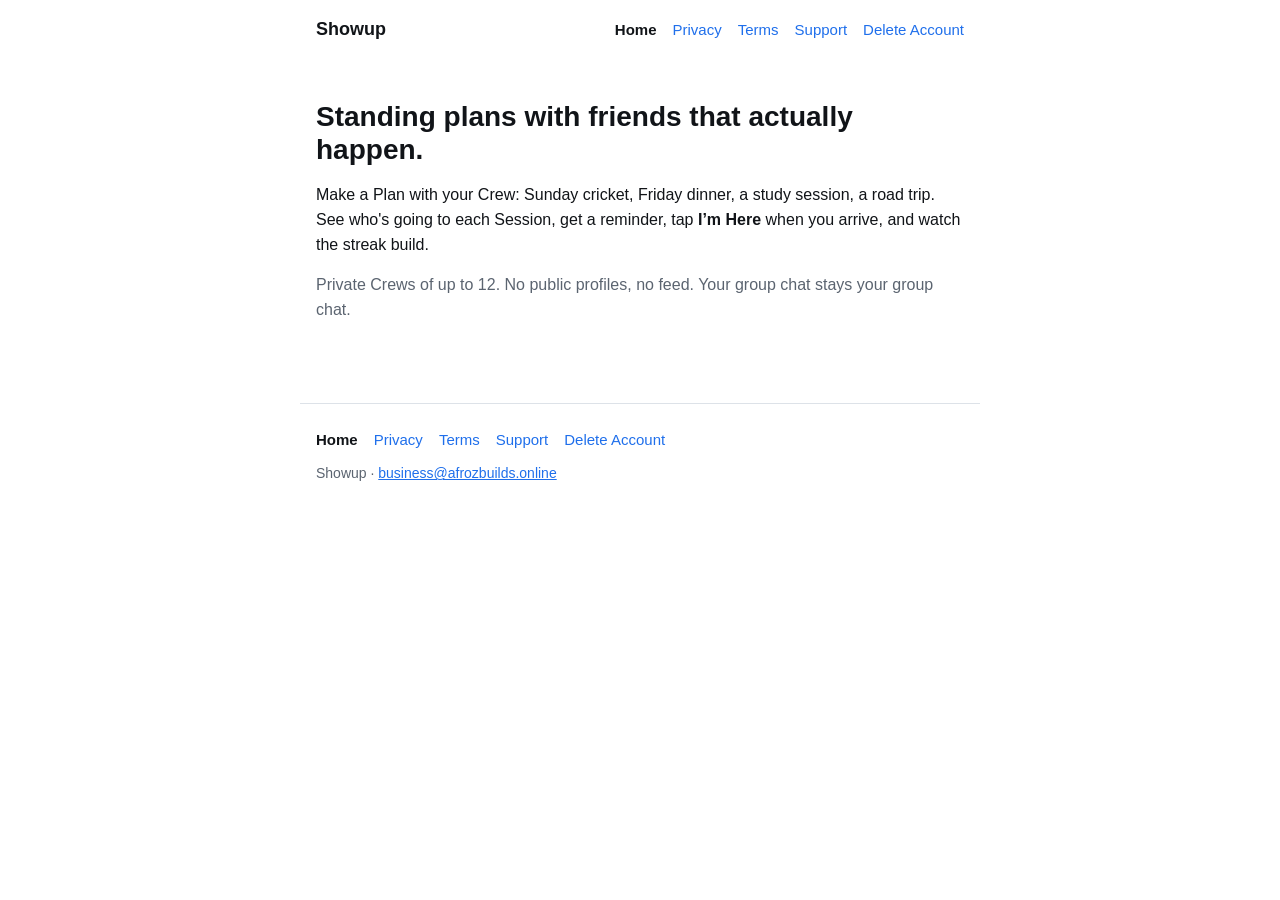
<file: index.html>
<!doctype html>
<html lang="en">
<head>
  <meta charset="utf-8">
  <meta name="viewport" content="width=device-width, initial-scale=1">
  <title>Showup · Standing plans with friends</title>
  <meta name="description" content="Standing plans with friends that actually happen.">
  <link rel="stylesheet" href="assets/site.css">
  <link rel="icon" href="assets/favicon.svg" type="image/svg+xml">
  <link rel="icon" href="assets/favicon.png" sizes="48x48">
</head>
<body>
  <header class="site">
    <a class="brand" href="./">Showup</a>
    <nav aria-label="Showup pages"><a href="./" aria-current="page">Home</a><a href="privacy/">Privacy</a><a href="terms/">Terms</a><a href="support/">Support</a><a href="delete-account/">Delete Account</a></nav>
  </header>
  <main>
    <h1>Standing plans with friends that actually happen.</h1>
    <p>Make a Plan with your Crew: Sunday cricket, Friday dinner, a study session, a road trip.
       See who's going to each Session, get a reminder, tap <strong>I’m Here</strong> when you arrive,
       and watch the streak build.</p>
    <p class="muted">Private Crews of up to 12. No public profiles, no feed. Your group chat stays your group chat.</p>
  </main>
  <footer>
    <nav aria-label="Showup pages"><a href="./" aria-current="page">Home</a><a href="privacy/">Privacy</a><a href="terms/">Terms</a><a href="support/">Support</a><a href="delete-account/">Delete Account</a></nav>
    <p class="muted">Showup · <a href="mailto:business@afrozbuilds.online">business@afrozbuilds.online</a></p>
  </footer>
</body>
</html>
</file>
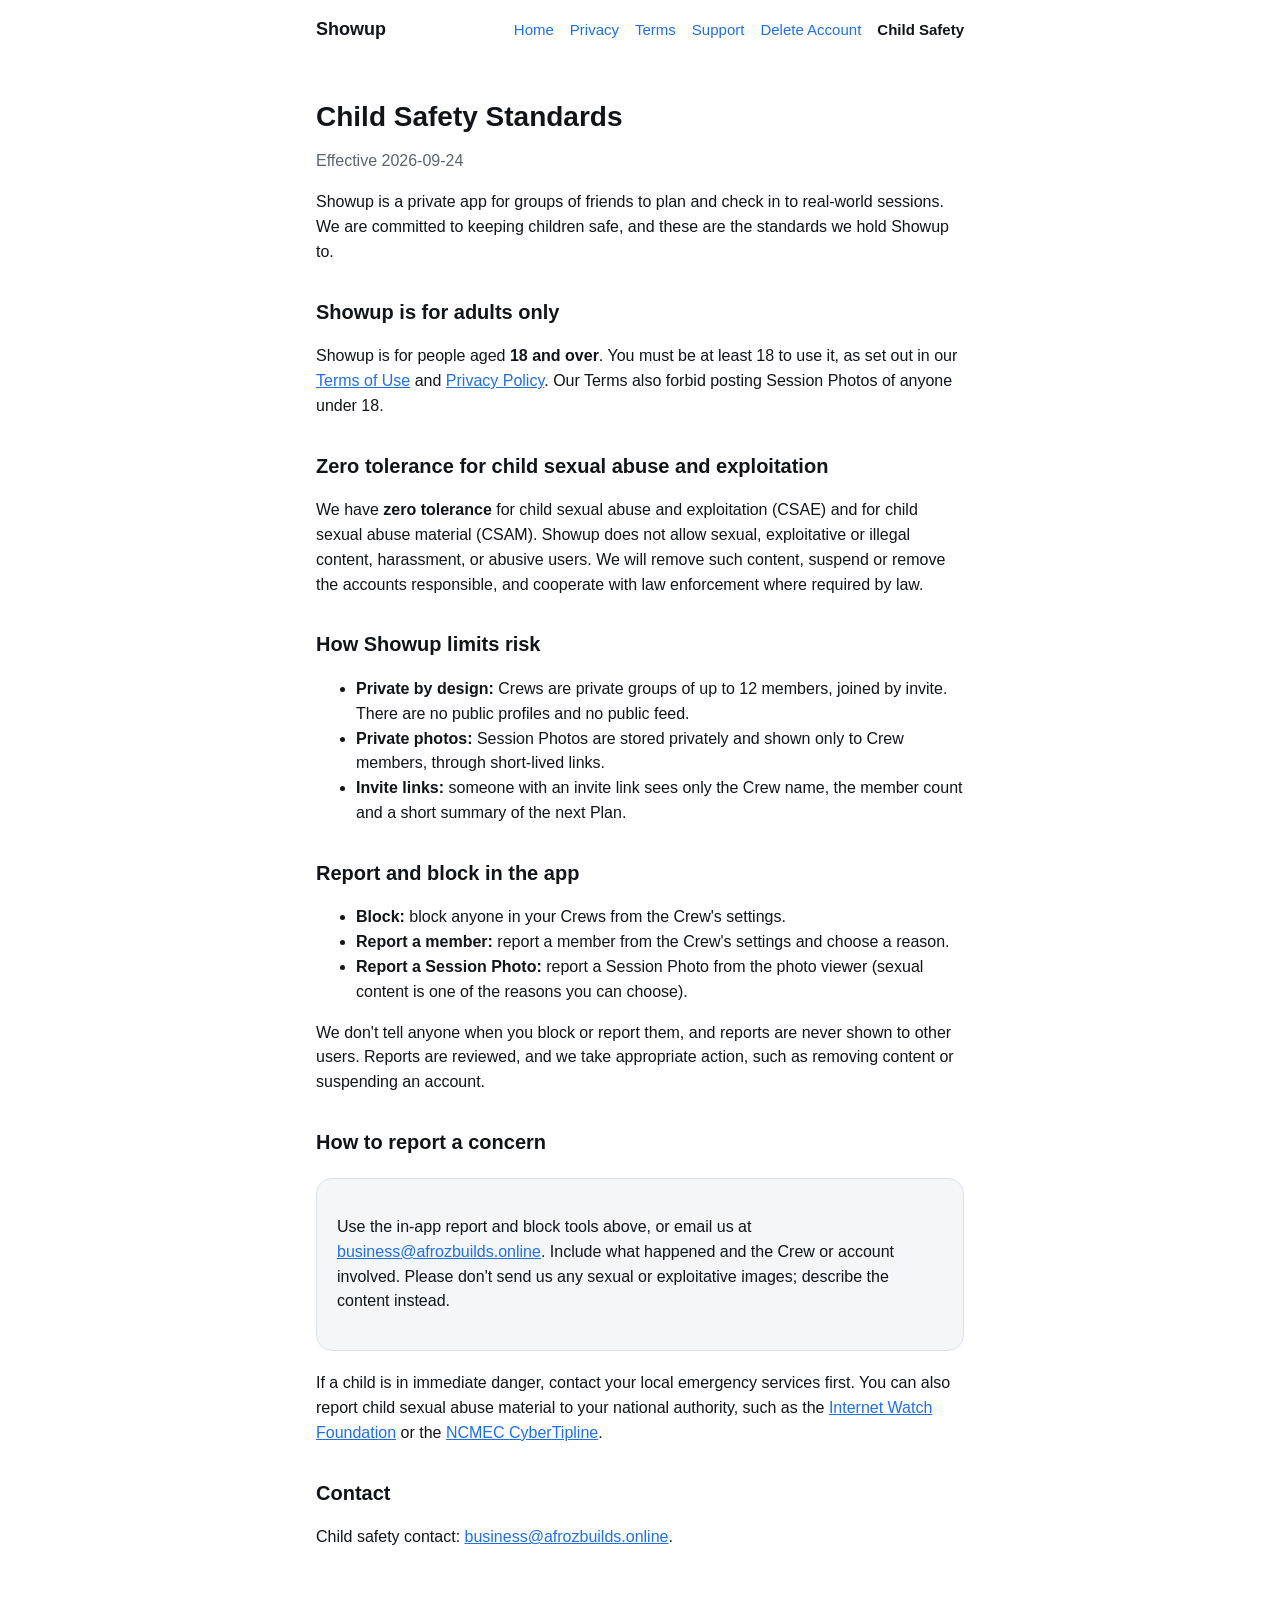
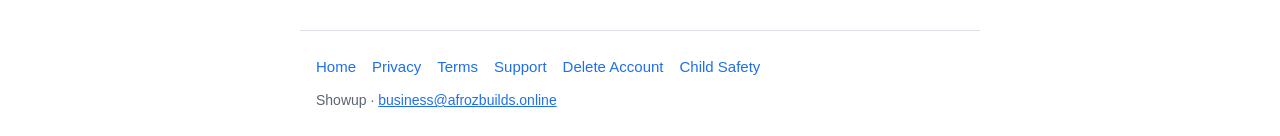
<file: child-safety/index.html>
<!doctype html>
<html lang="en">
<head>
  <meta charset="utf-8">
  <meta name="viewport" content="width=device-width, initial-scale=1">
  <title>Child Safety Standards · Showup</title>
  <meta name="description" content="Showup's child safety standards: 18+ only, zero tolerance for child sexual abuse and exploitation, and how to report.">
  <link rel="stylesheet" href="../assets/site.css">
  <link rel="icon" href="../assets/favicon.svg" type="image/svg+xml">
  <link rel="icon" href="../assets/favicon.png" sizes="48x48">
</head>
<body>
  <header class="site">
    <a class="brand" href="../">Showup</a>
    <nav aria-label="Showup pages"><a href="../">Home</a><a href="../privacy/">Privacy</a><a href="../terms/">Terms</a><a href="../support/">Support</a><a href="../delete-account/">Delete Account</a><a href="../child-safety/" aria-current="page">Child Safety</a></nav>
  </header>
  <main>
    <h1>Child Safety Standards</h1>
    <p class="muted">Effective 2026-09-24</p>

    <p>Showup is a private app for groups of friends to plan and check in to real-world sessions. We
       are committed to keeping children safe, and these are the standards we hold Showup to.</p>

    <h2>Showup is for adults only</h2>
    <p>Showup is for people aged <strong>18 and over</strong>. You must be at least 18 to use it, as
       set out in our <a href="../terms/">Terms of Use</a> and <a href="../privacy/">Privacy Policy</a>.
       Our Terms also forbid posting Session Photos of anyone under 18.</p>

    <h2>Zero tolerance for child sexual abuse and exploitation</h2>
    <p>We have <strong>zero tolerance</strong> for child sexual abuse and exploitation (CSAE) and for
       child sexual abuse material (CSAM). Showup does not allow sexual, exploitative or illegal content,
       harassment, or abusive users. We will remove such content, suspend or remove the accounts
       responsible, and cooperate with law enforcement where required by law.</p>

    <h2>How Showup limits risk</h2>
    <ul>
      <li><strong>Private by design:</strong> Crews are private groups of up to 12 members, joined by
          invite. There are no public profiles and no public feed.</li>
      <li><strong>Private photos:</strong> Session Photos are stored privately and shown only to Crew
          members, through short-lived links.</li>
      <li><strong>Invite links:</strong> someone with an invite link sees only the Crew name, the member
          count and a short summary of the next Plan.</li>
    </ul>

    <h2>Report and block in the app</h2>
    <ul>
      <li><strong>Block:</strong> block anyone in your Crews from the Crew's settings.</li>
      <li><strong>Report a member:</strong> report a member from the Crew's settings and choose a reason.</li>
      <li><strong>Report a Session Photo:</strong> report a Session Photo from the photo viewer (sexual content is one of the reasons you can choose).</li>
    </ul>
    <p>We don't tell anyone when you block or report them, and reports are never shown to other users.
       Reports are reviewed, and we take appropriate action, such as removing content or suspending an
       account.</p>

    <h2>How to report a concern</h2>
    <div class="card">
      <p>Use the in-app report and block tools above, or email us at
         <a href="mailto:business@afrozbuilds.online?subject=Showup%20child%20safety%20concern">business@afrozbuilds.online</a>.
         Include what happened and the Crew or account involved. Please don't send us any
         sexual or exploitative images; describe the content instead.</p>
    </div>
    <p>If a child is in immediate danger, contact your local emergency services first. You can also
       report child sexual abuse material to your national authority, such as the
       <a href="https://report.iwf.org.uk/">Internet Watch Foundation</a> or the
       <a href="https://report.cybertip.org/">NCMEC CyberTipline</a>.</p>

    <h2>Contact</h2>
    <p>Child safety contact: <a href="mailto:business@afrozbuilds.online">business@afrozbuilds.online</a>.</p>
  </main>
  <footer>
    <nav aria-label="Showup pages"><a href="../">Home</a><a href="../privacy/">Privacy</a><a href="../terms/">Terms</a><a href="../support/">Support</a><a href="../delete-account/">Delete Account</a><a href="../child-safety/">Child Safety</a></nav>
    <p class="muted">Showup · <a href="mailto:business@afrozbuilds.online">business@afrozbuilds.online</a></p>
  </footer>
</body>
</html>
</file>
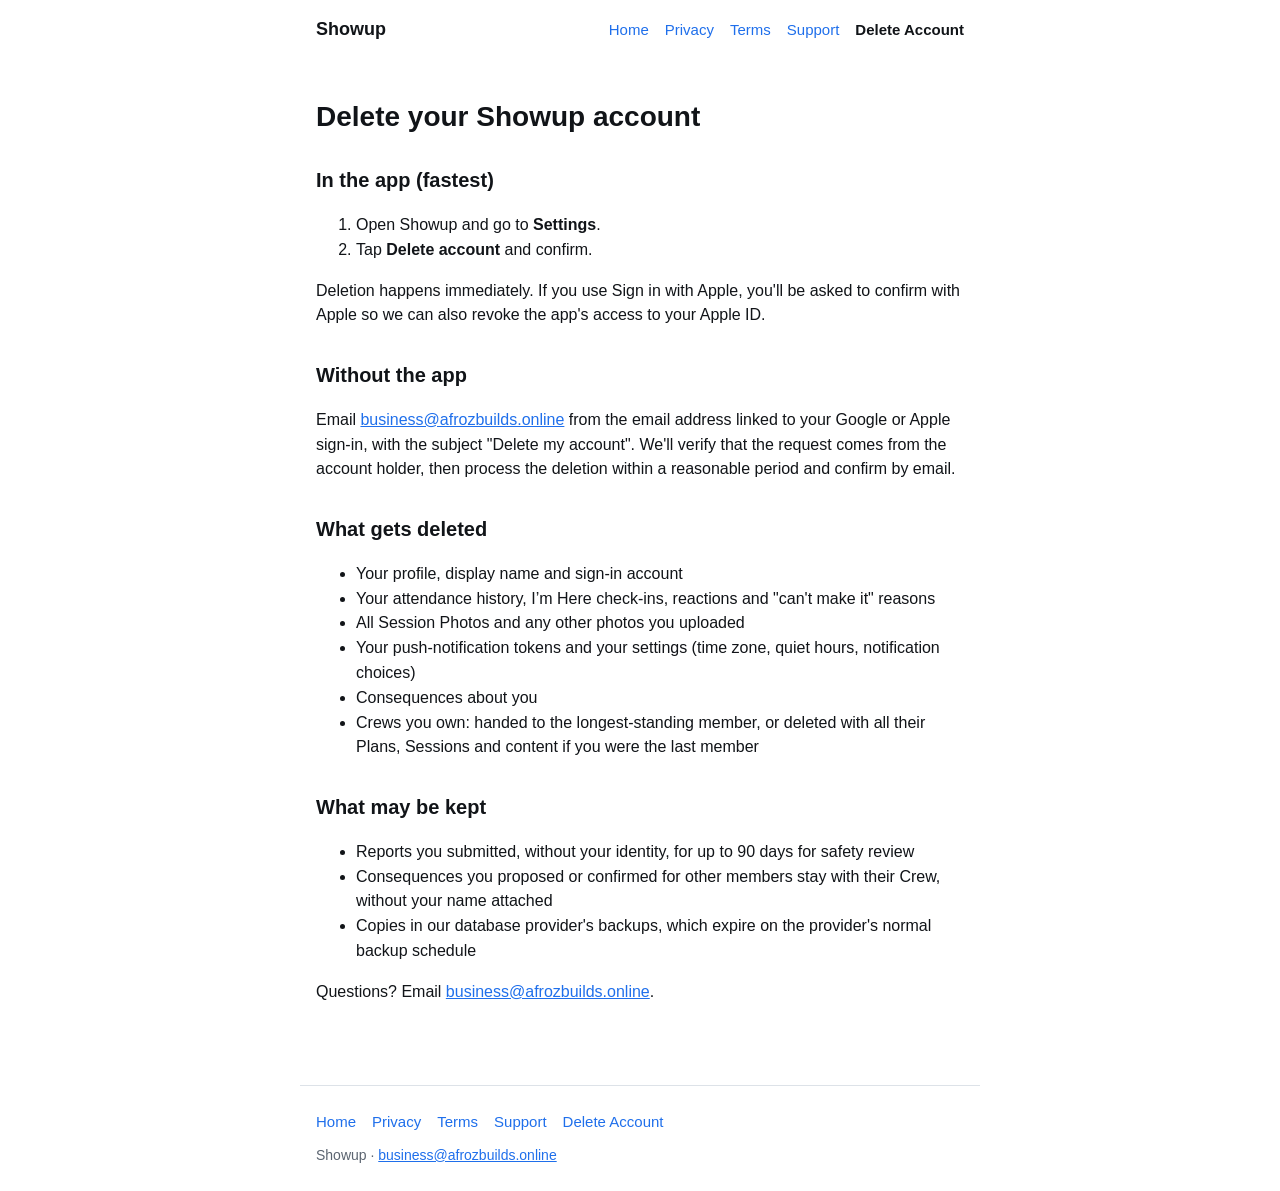
<file: delete-account/index.html>
<!doctype html>
<html lang="en">
<head>
  <meta charset="utf-8">
  <meta name="viewport" content="width=device-width, initial-scale=1">
  <title>Delete Your Account · Showup</title>
  <meta name="description" content="How to delete your Showup account and what happens to your data.">
  <link rel="stylesheet" href="../assets/site.css">
  <link rel="icon" href="../assets/favicon.svg" type="image/svg+xml">
  <link rel="icon" href="../assets/favicon.png" sizes="48x48">
</head>
<body>
  <header class="site">
    <a class="brand" href="../">Showup</a>
    <nav aria-label="Showup pages"><a href="../">Home</a><a href="../privacy/">Privacy</a><a href="../terms/">Terms</a><a href="../support/">Support</a><a href="../delete-account/" aria-current="page">Delete Account</a></nav>
  </header>
  <main>
    <h1>Delete your Showup account</h1>

    <h2>In the app (fastest)</h2>
    <ol>
      <li>Open Showup and go to <strong>Settings</strong>.</li>
      <li>Tap <strong>Delete account</strong> and confirm.</li>
    </ol>
    <p>Deletion happens immediately. If you use Sign in with Apple, you'll be asked to confirm with Apple
       so we can also revoke the app's access to your Apple ID.</p>

    <h2>Without the app</h2>
    <p>Email <a href="mailto:business@afrozbuilds.online?subject=Delete%20my%20account">business@afrozbuilds.online</a>
       from the email address linked to your Google or Apple sign-in, with the subject
       "Delete my account". We'll verify that the request comes from the account holder, then process
       the deletion within a reasonable period and confirm by email.</p>

    <h2>What gets deleted</h2>
    <ul>
      <li>Your profile, display name and sign-in account</li>
      <li>Your attendance history, I’m Here check-ins, reactions and "can't make it" reasons</li>
      <li>All Session Photos and any other photos you uploaded</li>
      <li>Your push-notification tokens and your settings (time zone, quiet hours, notification choices)</li>
      <li>Consequences about you</li>
      <li>Crews you own: handed to the longest-standing member, or deleted with all their Plans, Sessions
          and content if you were the last member</li>
    </ul>

    <h2>What may be kept</h2>
    <ul>
      <li>Reports you submitted, without your identity, for up to 90 days for safety review</li>
      <li>Consequences you proposed or confirmed for other members stay with their Crew, without your
          name attached</li>
      <li>Copies in our database provider's backups, which expire on the provider's normal backup schedule</li>
    </ul>

    <p>Questions? Email <a href="mailto:business@afrozbuilds.online">business@afrozbuilds.online</a>.</p>
  </main>
  <footer>
    <nav aria-label="Showup pages"><a href="../">Home</a><a href="../privacy/">Privacy</a><a href="../terms/">Terms</a><a href="../support/">Support</a><a href="../delete-account/">Delete Account</a></nav>
    <p class="muted">Showup · <a href="mailto:business@afrozbuilds.online">business@afrozbuilds.online</a></p>
  </footer>
</body>
</html>
</file>
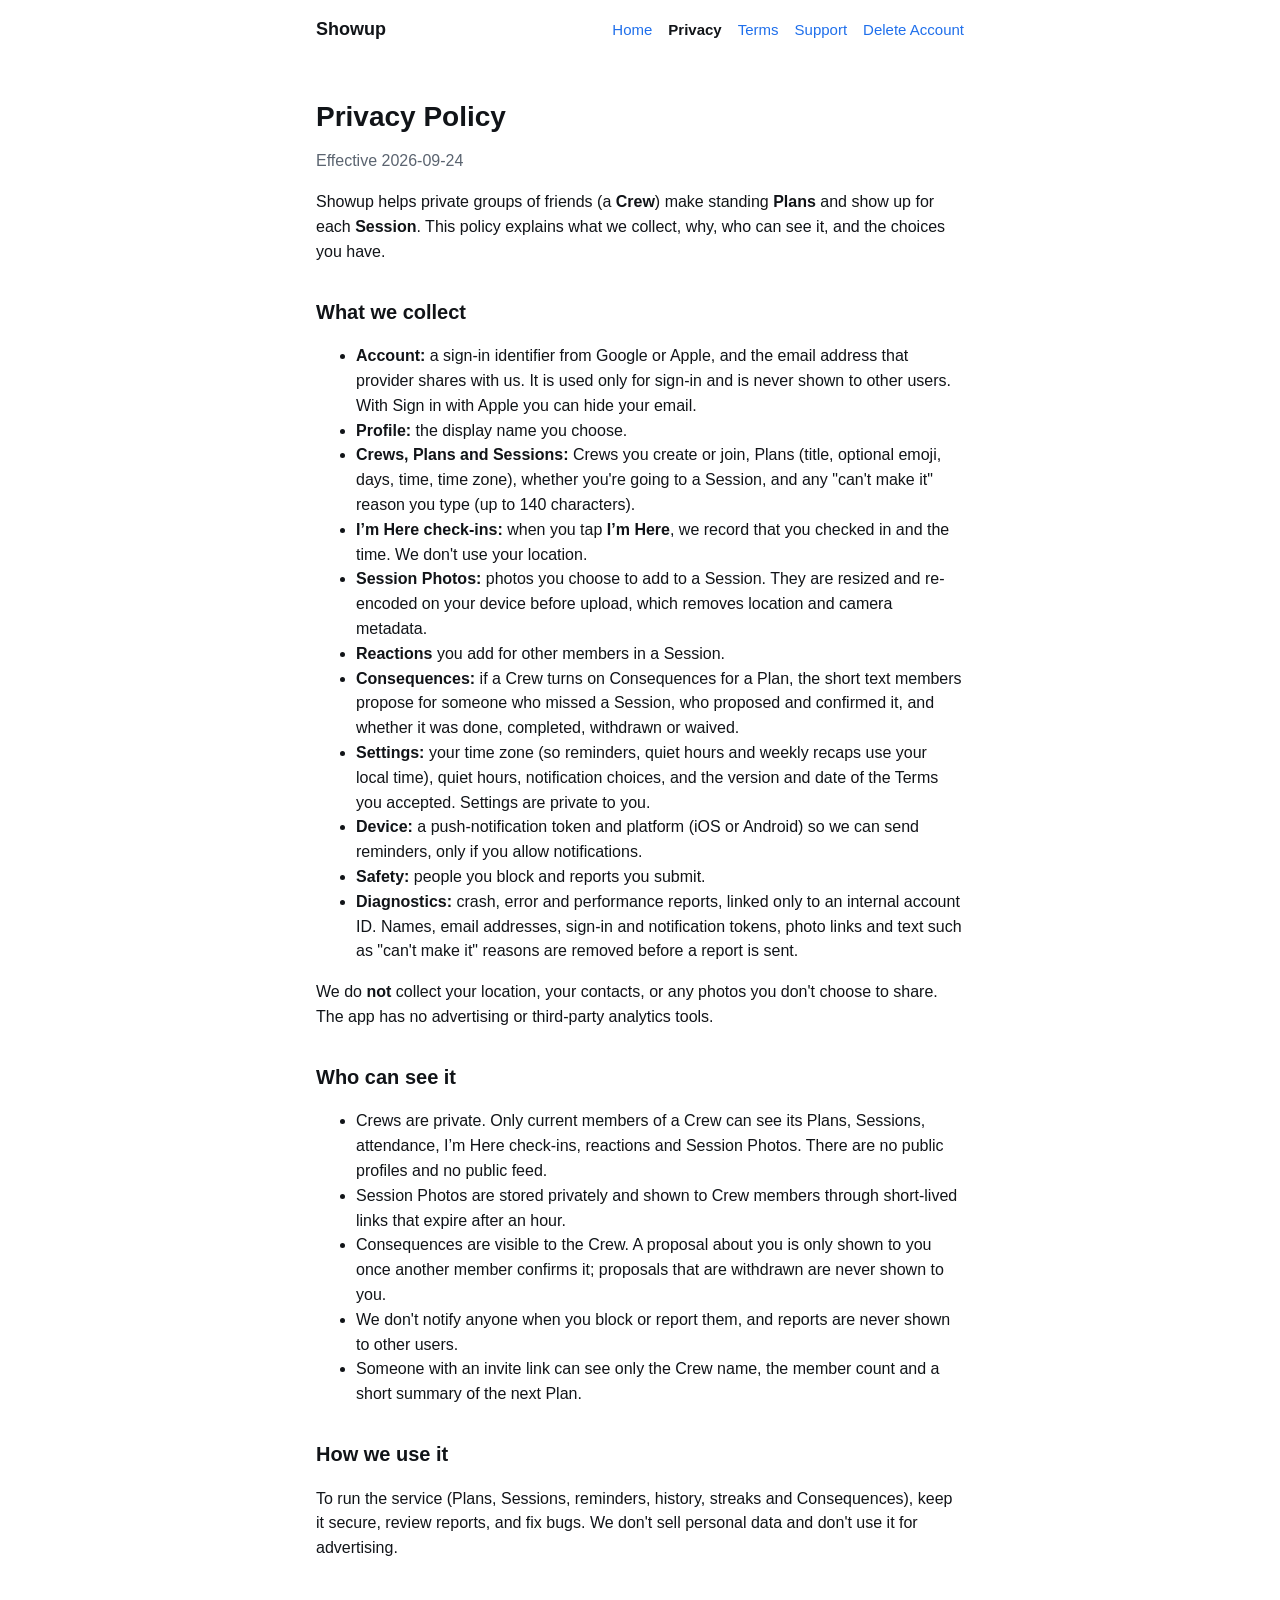
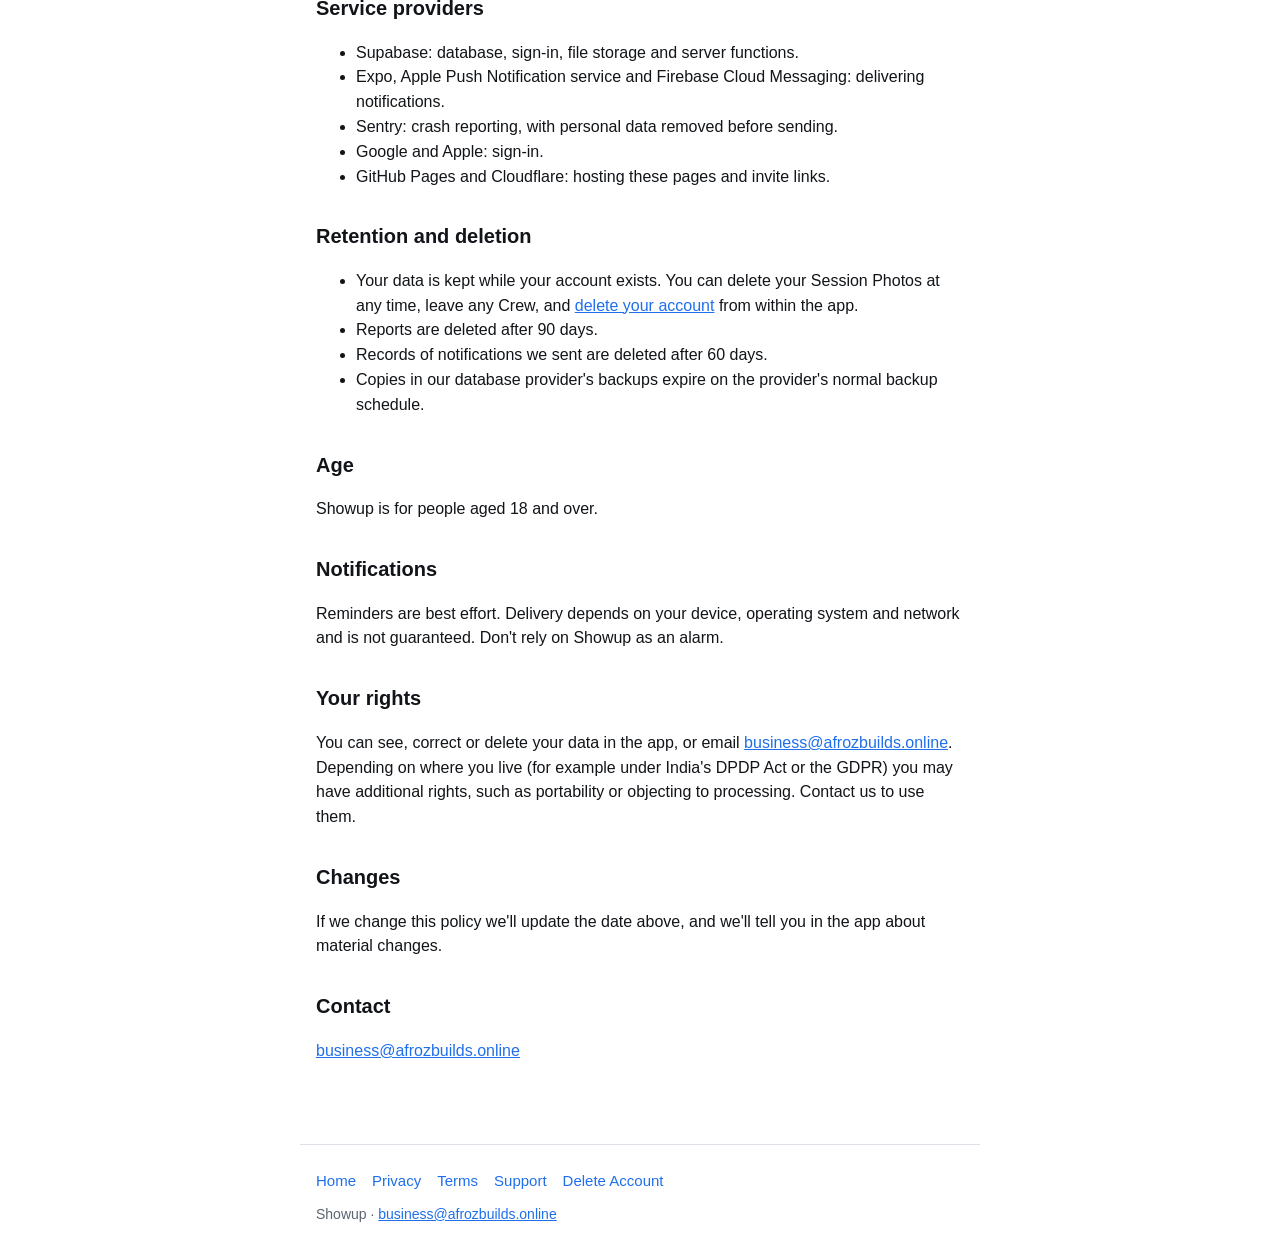
<file: privacy/index.html>
<!doctype html>
<html lang="en">
<head>
  <meta charset="utf-8">
  <meta name="viewport" content="width=device-width, initial-scale=1">
  <title>Privacy Policy · Showup</title>
  <meta name="description" content="How Showup collects, uses and protects your information.">
  <link rel="stylesheet" href="../assets/site.css">
  <link rel="icon" href="../assets/favicon.svg" type="image/svg+xml">
  <link rel="icon" href="../assets/favicon.png" sizes="48x48">
</head>
<body>
  <header class="site">
    <a class="brand" href="../">Showup</a>
    <nav aria-label="Showup pages"><a href="../">Home</a><a href="../privacy/" aria-current="page">Privacy</a><a href="../terms/">Terms</a><a href="../support/">Support</a><a href="../delete-account/">Delete Account</a></nav>
  </header>
  <main>
    <h1>Privacy Policy</h1>
    <p class="muted">Effective 2026-09-24</p>

    <p>Showup helps private groups of friends (a <strong>Crew</strong>) make standing
       <strong>Plans</strong> and show up for each <strong>Session</strong>. This policy explains what
       we collect, why, who can see it, and the choices you have.</p>

    <h2>What we collect</h2>
    <ul>
      <li><strong>Account:</strong> a sign-in identifier from Google or Apple, and the email address
          that provider shares with us. It is used only for sign-in and is never shown to other
          users. With Sign in with Apple you can hide your email.</li>
      <li><strong>Profile:</strong> the display name you choose.</li>
      <li><strong>Crews, Plans and Sessions:</strong> Crews you create or join, Plans (title,
          optional emoji, days, time, time zone), whether you're going to a Session, and any
          "can't make it" reason you type (up to 140 characters).</li>
      <li><strong>I’m Here check-ins:</strong> when you tap <strong>I’m Here</strong>, we record that you
          checked in and the time. We don't use your location.</li>
      <li><strong>Session Photos:</strong> photos you choose to add to a Session. They are resized and
          re-encoded on your device before upload, which removes location and camera metadata.</li>
      <li><strong>Reactions</strong> you add for other members in a Session.</li>
      <li><strong>Consequences:</strong> if a Crew turns on Consequences for a Plan, the short text
          members propose for someone who missed a Session, who proposed and confirmed it, and whether
          it was done, completed, withdrawn or waived.</li>
      <li><strong>Settings:</strong> your time zone (so reminders, quiet hours and weekly recaps use
          your local time), quiet hours, notification choices, and the version and date of the Terms
          you accepted. Settings are private to you.</li>
      <li><strong>Device:</strong> a push-notification token and platform (iOS or Android) so we can
          send reminders, only if you allow notifications.</li>
      <li><strong>Safety:</strong> people you block and reports you submit.</li>
      <li><strong>Diagnostics:</strong> crash, error and performance reports, linked only to an
          internal account ID. Names, email addresses, sign-in and notification tokens, photo links
          and text such as "can't make it" reasons are removed before a report is sent.</li>
    </ul>
    <p>We do <strong>not</strong> collect your location, your contacts, or any photos you don't choose
       to share. The app has no advertising or third-party analytics tools.</p>

    <h2>Who can see it</h2>
    <ul>
      <li>Crews are private. Only current members of a Crew can see its Plans, Sessions, attendance,
          I’m Here check-ins, reactions and Session Photos. There are no public profiles and no public
          feed.</li>
      <li>Session Photos are stored privately and shown to Crew members through short-lived links
          that expire after an hour.</li>
      <li>Consequences are visible to the Crew. A proposal about you is only shown to you once another
          member confirms it; proposals that are withdrawn are never shown to you.</li>
      <li>We don't notify anyone when you block or report them, and reports are never shown to
          other users.</li>
      <li>Someone with an invite link can see only the Crew name, the member count and a short summary
          of the next Plan.</li>
    </ul>

    <h2>How we use it</h2>
    <p>To run the service (Plans, Sessions, reminders, history, streaks and Consequences), keep it
       secure, review reports, and fix bugs. We don't sell personal data and don't use it for
       advertising.</p>

    <h2>Service providers</h2>
    <ul>
      <li>Supabase: database, sign-in, file storage and server functions.</li>
      <li>Expo, Apple Push Notification service and Firebase Cloud Messaging: delivering notifications.</li>
      <li>Sentry: crash reporting, with personal data removed before sending.</li>
      <li>Google and Apple: sign-in.</li>
      <li>GitHub Pages and Cloudflare: hosting these pages and invite links.</li>
    </ul>

    <h2>Retention and deletion</h2>
    <ul>
      <li>Your data is kept while your account exists. You can delete your Session Photos at any time,
          leave any Crew, and <a href="../delete-account/">delete your account</a> from within the app.</li>
      <li>Reports are deleted after 90 days.</li>
      <li>Records of notifications we sent are deleted after 60 days.</li>
      <li>Copies in our database provider's backups expire on the provider's normal backup schedule.</li>
    </ul>

    <h2>Age</h2>
    <p>Showup is for people aged 18 and over.</p>

    <h2>Notifications</h2>
    <p>Reminders are best effort. Delivery depends on your device, operating system and network and is
       not guaranteed. Don't rely on Showup as an alarm.</p>

    <h2>Your rights</h2>
    <p>You can see, correct or delete your data in the app, or email
       <a href="mailto:business@afrozbuilds.online">business@afrozbuilds.online</a>. Depending on where
       you live (for example under India's DPDP Act or the GDPR) you may have additional rights, such as
       portability or objecting to processing. Contact us to use them.</p>

    <h2>Changes</h2>
    <p>If we change this policy we'll update the date above, and we'll tell you in the app about
       material changes.</p>

    <h2>Contact</h2>
    <p><a href="mailto:business@afrozbuilds.online">business@afrozbuilds.online</a></p>
  </main>
  <footer>
    <nav aria-label="Showup pages"><a href="../">Home</a><a href="../privacy/">Privacy</a><a href="../terms/">Terms</a><a href="../support/">Support</a><a href="../delete-account/">Delete Account</a></nav>
    <p class="muted">Showup · <a href="mailto:business@afrozbuilds.online">business@afrozbuilds.online</a></p>
  </footer>
</body>
</html>
</file>
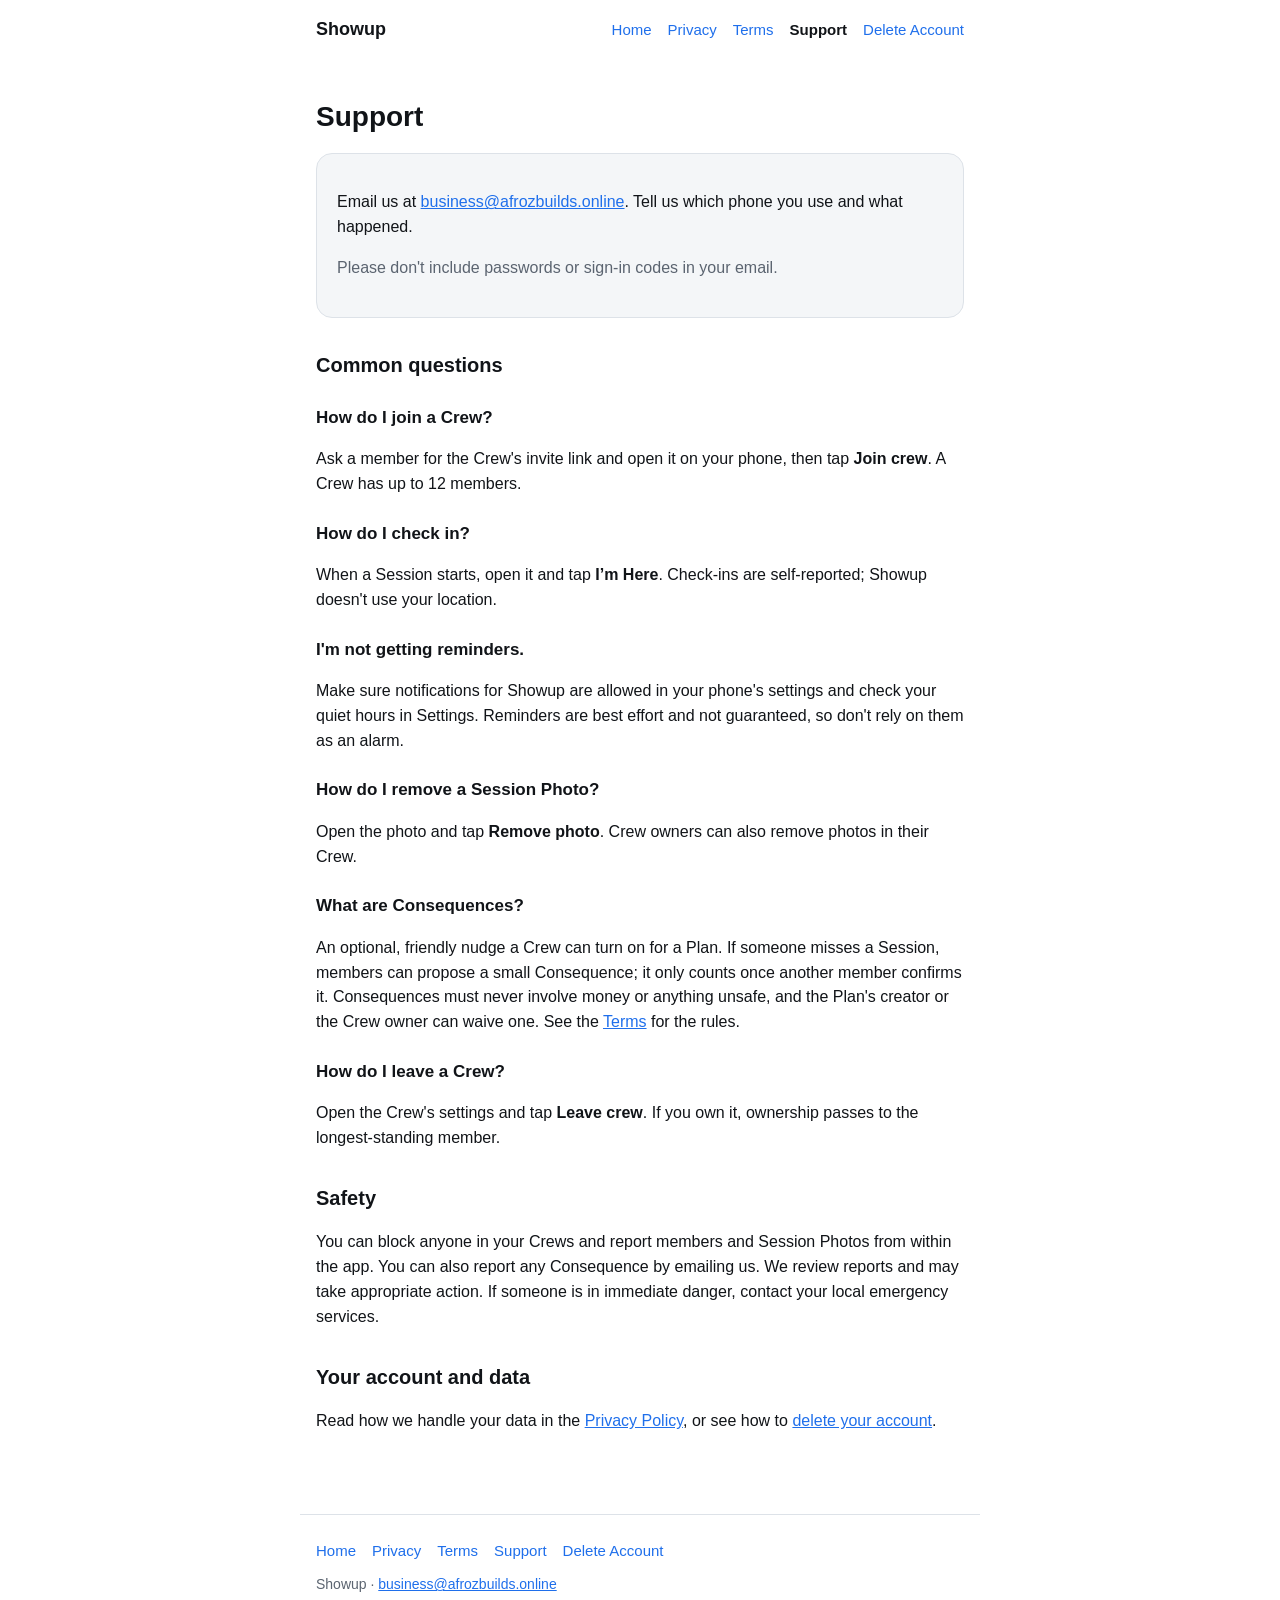
<file: support/index.html>
<!doctype html>
<html lang="en">
<head>
  <meta charset="utf-8">
  <meta name="viewport" content="width=device-width, initial-scale=1">
  <title>Support · Showup</title>
  <meta name="description" content="Get help with Showup.">
  <link rel="stylesheet" href="../assets/site.css">
  <link rel="icon" href="../assets/favicon.svg" type="image/svg+xml">
  <link rel="icon" href="../assets/favicon.png" sizes="48x48">
</head>
<body>
  <header class="site">
    <a class="brand" href="../">Showup</a>
    <nav aria-label="Showup pages"><a href="../">Home</a><a href="../privacy/">Privacy</a><a href="../terms/">Terms</a><a href="../support/" aria-current="page">Support</a><a href="../delete-account/">Delete Account</a></nav>
  </header>
  <main>
    <h1>Support</h1>
    <div class="card">
      <p>Email us at <a href="mailto:business@afrozbuilds.online?subject=Showup%20support">business@afrozbuilds.online</a>.
         Tell us which phone you use and what happened.</p>
      <p class="muted">Please don't include passwords or sign-in codes in your email.</p>
    </div>

    <h2>Common questions</h2>

    <h3>How do I join a Crew?</h3>
    <p>Ask a member for the Crew's invite link and open it on your phone, then tap <strong>Join crew</strong>. A Crew has up to 12 members.</p>

    <h3>How do I check in?</h3>
    <p>When a Session starts, open it and tap <strong>I’m Here</strong>. Check-ins are self-reported;
       Showup doesn't use your location.</p>

    <h3>I'm not getting reminders.</h3>
    <p>Make sure notifications for Showup are allowed in your phone's settings and check your quiet
       hours in Settings. Reminders are best effort and not guaranteed, so don't rely on them as an
       alarm.</p>

    <h3>How do I remove a Session Photo?</h3>
    <p>Open the photo and tap <strong>Remove photo</strong>. Crew owners can also remove photos in their Crew.</p>

    <h3>What are Consequences?</h3>
    <p>An optional, friendly nudge a Crew can turn on for a Plan. If someone misses a Session, members
       can propose a small Consequence; it only counts once another member confirms it. Consequences
       must never involve money or anything unsafe, and the Plan's creator or the Crew owner can waive
       one. See the <a href="../terms/">Terms</a> for the rules.</p>

    <h3>How do I leave a Crew?</h3>
    <p>Open the Crew's settings and tap <strong>Leave crew</strong>. If you own it, ownership passes to the
       longest-standing member.</p>

    <h2>Safety</h2>
    <p>You can block anyone in your Crews and report members and Session Photos from within the app. You
       can also report any Consequence by emailing us. We review reports and may take appropriate
       action. If someone is in immediate danger, contact your local emergency services.</p>

    <h2>Your account and data</h2>
    <p>Read how we handle your data in the <a href="../privacy/">Privacy Policy</a>, or see how to
       <a href="../delete-account/">delete your account</a>.</p>
  </main>
  <footer>
    <nav aria-label="Showup pages"><a href="../">Home</a><a href="../privacy/">Privacy</a><a href="../terms/">Terms</a><a href="../support/">Support</a><a href="../delete-account/">Delete Account</a></nav>
    <p class="muted">Showup · <a href="mailto:business@afrozbuilds.online">business@afrozbuilds.online</a></p>
  </footer>
</body>
</html>
</file>
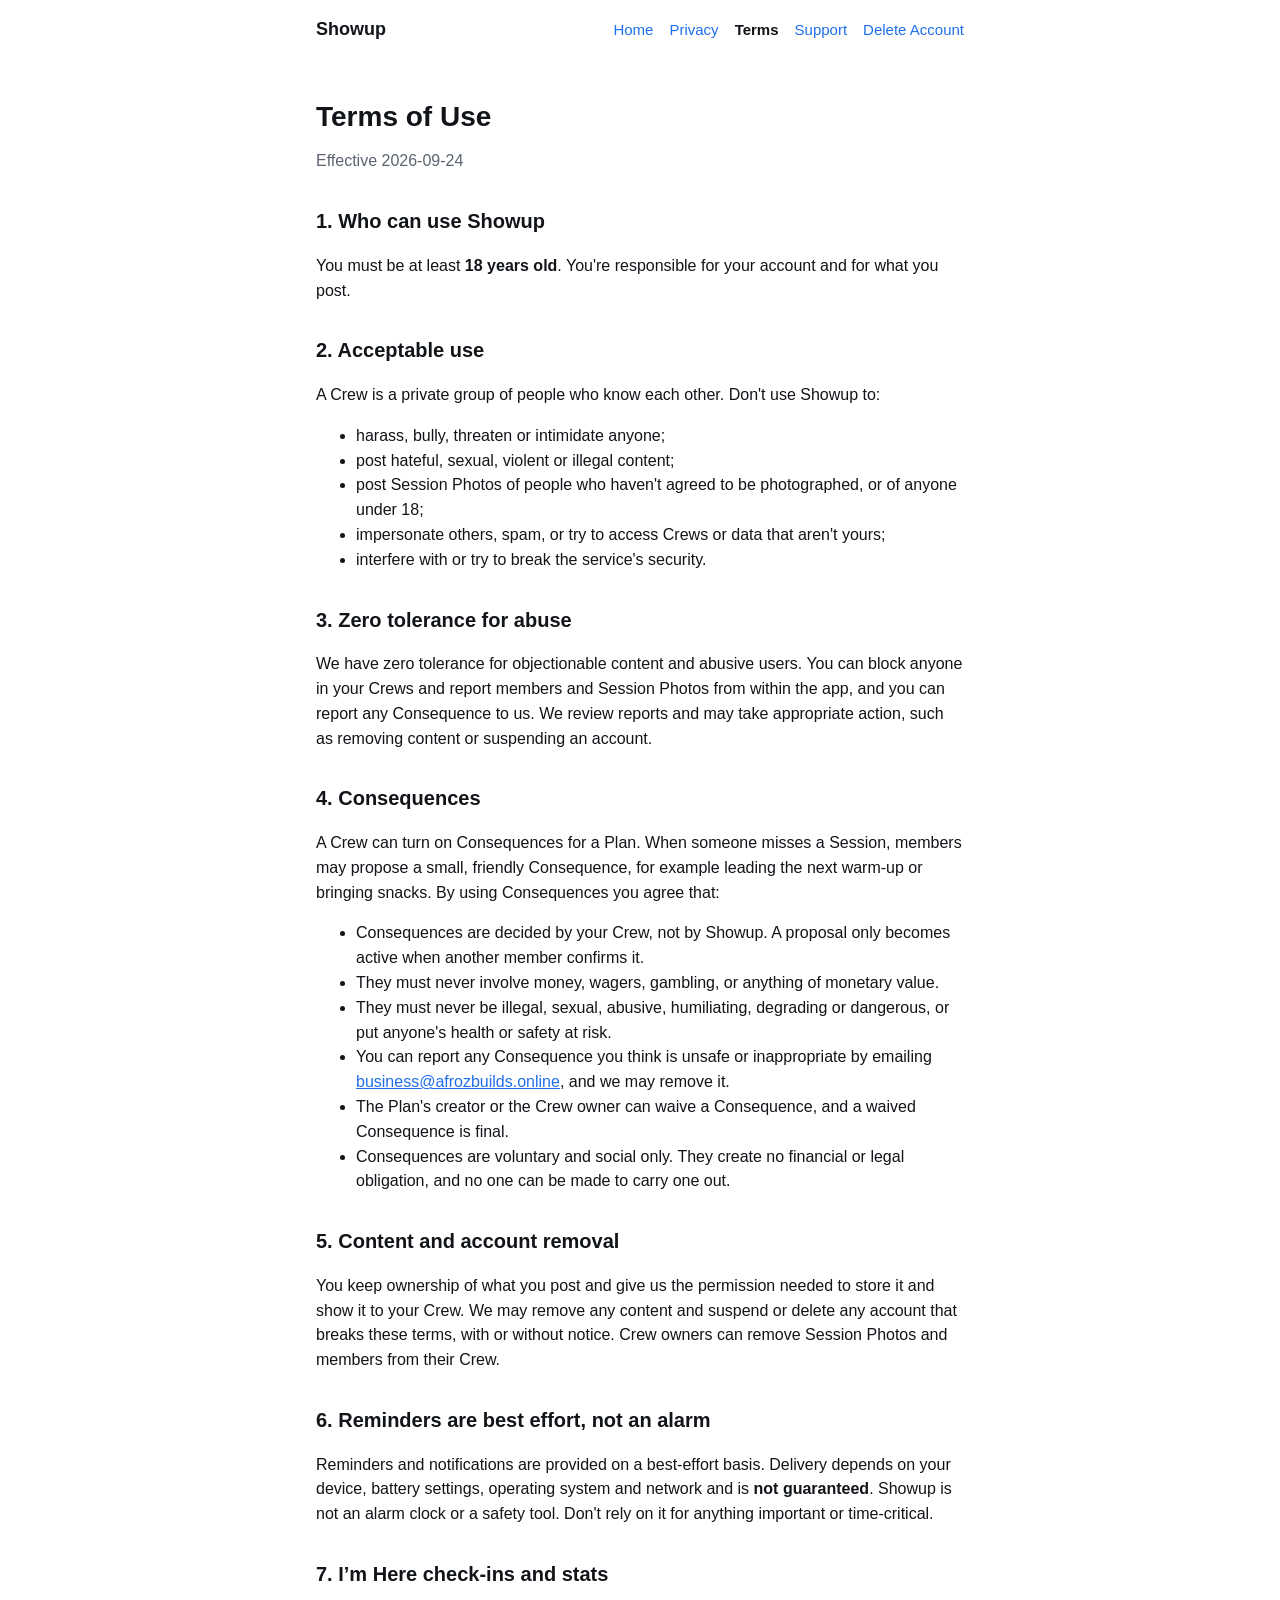
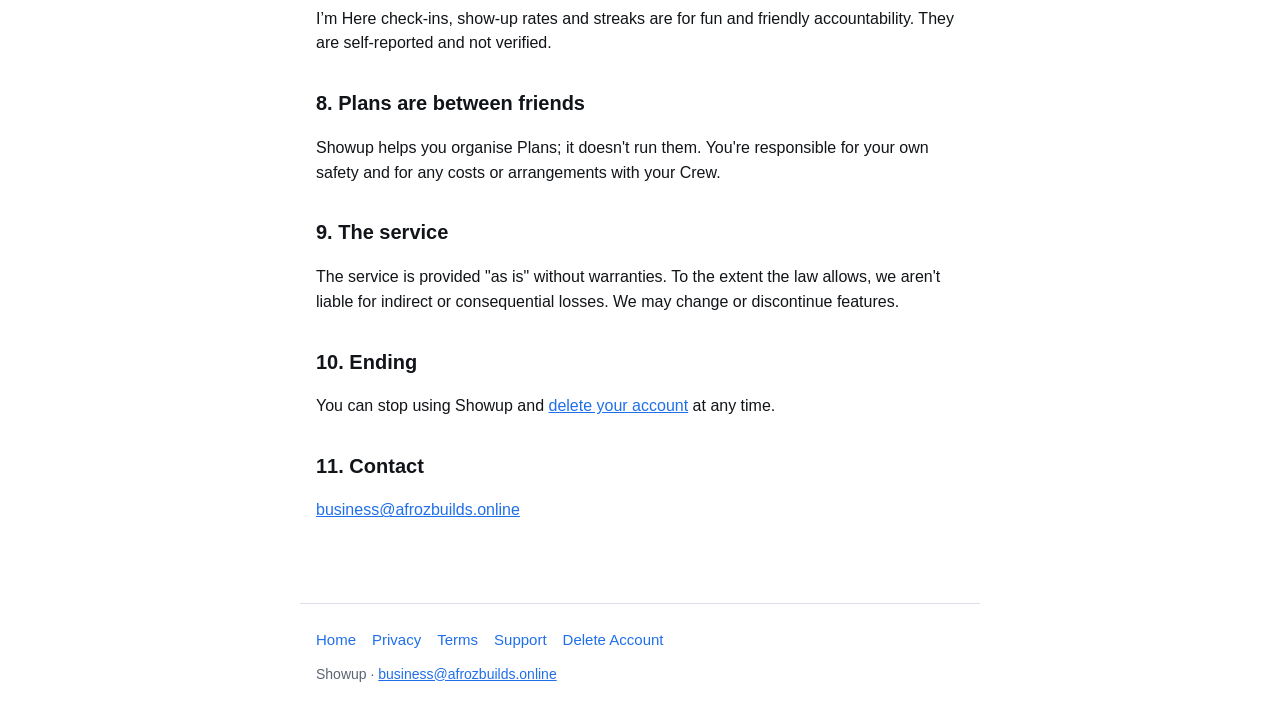
<file: terms/index.html>
<!doctype html>
<html lang="en">
<head>
  <meta charset="utf-8">
  <meta name="viewport" content="width=device-width, initial-scale=1">
  <title>Terms of Use · Showup</title>
  <meta name="description" content="The terms for using Showup.">
  <link rel="stylesheet" href="../assets/site.css">
  <link rel="icon" href="../assets/favicon.svg" type="image/svg+xml">
  <link rel="icon" href="../assets/favicon.png" sizes="48x48">
</head>
<body>
  <header class="site">
    <a class="brand" href="../">Showup</a>
    <nav aria-label="Showup pages"><a href="../">Home</a><a href="../privacy/">Privacy</a><a href="../terms/" aria-current="page">Terms</a><a href="../support/">Support</a><a href="../delete-account/">Delete Account</a></nav>
  </header>
  <main>
    <h1>Terms of Use</h1>
    <p class="muted">Effective 2026-09-24</p>

    <h2>1. Who can use Showup</h2>
    <p>You must be at least <strong>18 years old</strong>. You're responsible for your account and for
       what you post.</p>

    <h2>2. Acceptable use</h2>
    <p>A Crew is a private group of people who know each other. Don't use Showup to:</p>
    <ul>
      <li>harass, bully, threaten or intimidate anyone;</li>
      <li>post hateful, sexual, violent or illegal content;</li>
      <li>post Session Photos of people who haven't agreed to be photographed, or of anyone under 18;</li>
      <li>impersonate others, spam, or try to access Crews or data that aren't yours;</li>
      <li>interfere with or try to break the service's security.</li>
    </ul>

    <h2>3. Zero tolerance for abuse</h2>
    <p>We have zero tolerance for objectionable content and abusive users. You can block anyone in your
       Crews and report members and Session Photos from within the app, and you can report any
       Consequence to us. We review reports and may take appropriate action, such as removing
       content or suspending an account.</p>

    <h2>4. Consequences</h2>
    <p>A Crew can turn on Consequences for a Plan. When someone misses a Session, members may propose a
       small, friendly Consequence, for example leading the next warm-up or bringing snacks. By using
       Consequences you agree that:</p>
    <ul>
      <li>Consequences are decided by your Crew, not by Showup. A proposal only becomes active when
          another member confirms it.</li>
      <li>They must never involve money, wagers, gambling, or anything of monetary value.</li>
      <li>They must never be illegal, sexual, abusive, humiliating, degrading or dangerous, or put
          anyone's health or safety at risk.</li>
      <li>You can report any Consequence you think is unsafe or inappropriate by emailing
          <a href="mailto:business@afrozbuilds.online">business@afrozbuilds.online</a>, and we may remove it.</li>
      <li>The Plan's creator or the Crew owner can waive a Consequence, and a waived Consequence is
          final.</li>
      <li>Consequences are voluntary and social only. They create no financial or legal obligation, and
          no one can be made to carry one out.</li>
    </ul>

    <h2>5. Content and account removal</h2>
    <p>You keep ownership of what you post and give us the permission needed to store it and show it to
       your Crew. We may remove any content and suspend or delete any account that breaks these terms,
       with or without notice. Crew owners can remove Session Photos and members from their Crew.</p>

    <h2>6. Reminders are best effort, not an alarm</h2>
    <p>Reminders and notifications are provided on a best-effort basis. Delivery depends on your device,
       battery settings, operating system and network and is <strong>not guaranteed</strong>. Showup is
       not an alarm clock or a safety tool. Don't rely on it for anything important or time-critical.</p>

    <h2>7. I’m Here check-ins and stats</h2>
    <p>I’m Here check-ins, show-up rates and streaks are for fun and friendly accountability. They are
       self-reported and not verified.</p>

    <h2>8. Plans are between friends</h2>
    <p>Showup helps you organise Plans; it doesn't run them. You're responsible for your own safety and
       for any costs or arrangements with your Crew.</p>

    <h2>9. The service</h2>
    <p>The service is provided "as is" without warranties. To the extent the law allows, we aren't
       liable for indirect or consequential losses. We may change or discontinue features.</p>

    <h2>10. Ending</h2>
    <p>You can stop using Showup and <a href="../delete-account/">delete your account</a> at any time.</p>

    <h2>11. Contact</h2>
    <p><a href="mailto:business@afrozbuilds.online">business@afrozbuilds.online</a></p>
  </main>
  <footer>
    <nav aria-label="Showup pages"><a href="../">Home</a><a href="../privacy/">Privacy</a><a href="../terms/">Terms</a><a href="../support/">Support</a><a href="../delete-account/">Delete Account</a></nav>
    <p class="muted">Showup · <a href="mailto:business@afrozbuilds.online">business@afrozbuilds.online</a></p>
  </footer>
</body>
</html>
</file>
<file: assets/site.css>
:root {
  --bg: #ffffff; --fg: #111418; --muted: #5b6470; --accent: #1f6feb; --card: #f4f6f8; --border: #dde2e8;
  color-scheme: light dark;
}
@media (prefers-color-scheme: dark) {
  :root { --bg: #0e1116; --fg: #e8ebef; --muted: #9aa4b1; --accent: #4c8dff; --card: #171b22; --border: #2a303a; }
}
* { box-sizing: border-box; }
body {
  margin: 0; background: var(--bg); color: var(--fg);
  font: 16px/1.55 -apple-system, BlinkMacSystemFont, "Segoe UI", Roboto, sans-serif;
}
main { max-width: 680px; margin: 0 auto; padding: 32px 16px 64px; }
header.site {
  max-width: 680px; margin: 0 auto; padding: 16px;
  display: flex; flex-wrap: wrap; align-items: center; justify-content: space-between; gap: 8px 16px;
}
header.site > a { color: inherit; text-decoration: none; font-weight: 700; font-size: 18px; }
nav { display: flex; flex-wrap: wrap; gap: 4px 16px; font-size: 15px; }
nav a { text-decoration: none; }
nav a[aria-current="page"] { color: var(--fg); font-weight: 600; }
h3 { font-size: 17px; margin: 24px 0 4px; }
h1 { font-size: 28px; line-height: 1.2; margin: 8px 0 12px; }
h2 { font-size: 20px; margin-top: 32px; }
p, li { color: var(--fg); }
.muted { color: var(--muted); }
a { color: var(--accent); }
.card { background: var(--card); border: 1px solid var(--border); border-radius: 16px; padding: 20px; margin: 20px 0; }
.btn {
  display: block; text-align: center; padding: 14px 16px; border-radius: 12px; margin: 10px 0;
  background: var(--accent); color: #fff; font-weight: 600; text-decoration: none;
}
.btn.secondary { background: transparent; color: var(--accent); border: 1px solid var(--accent); }
.code { font: 600 22px/1.2 ui-monospace, SFMono-Regular, Menlo, monospace; letter-spacing: 2px; word-break: break-all; }
[hidden] { display: none !important; }
footer { max-width: 680px; margin: 0 auto; padding: 24px 16px; font-size: 14px; }
footer { border-top: 1px solid var(--border); }
footer p { margin: 12px 0 0; }
footer > a { margin-right: 16px; }
a { overflow-wrap: anywhere; }
</file>
